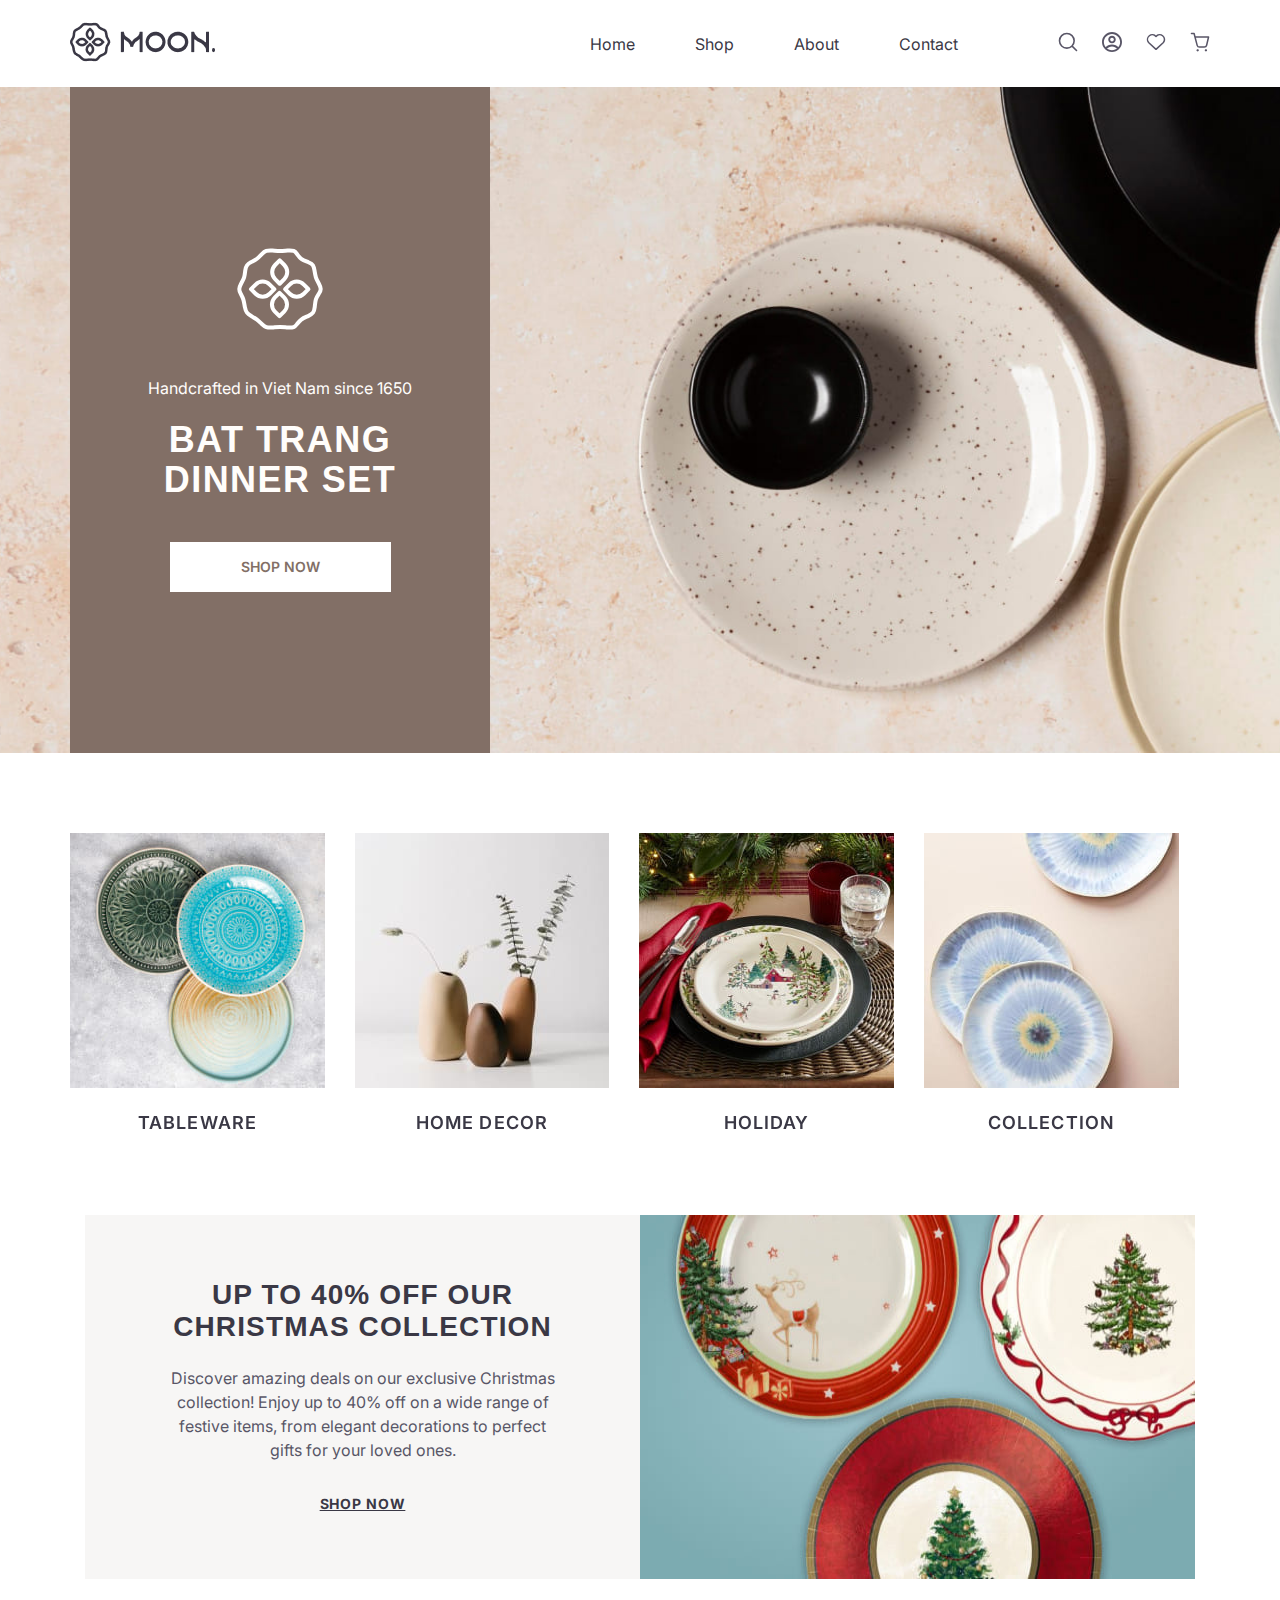
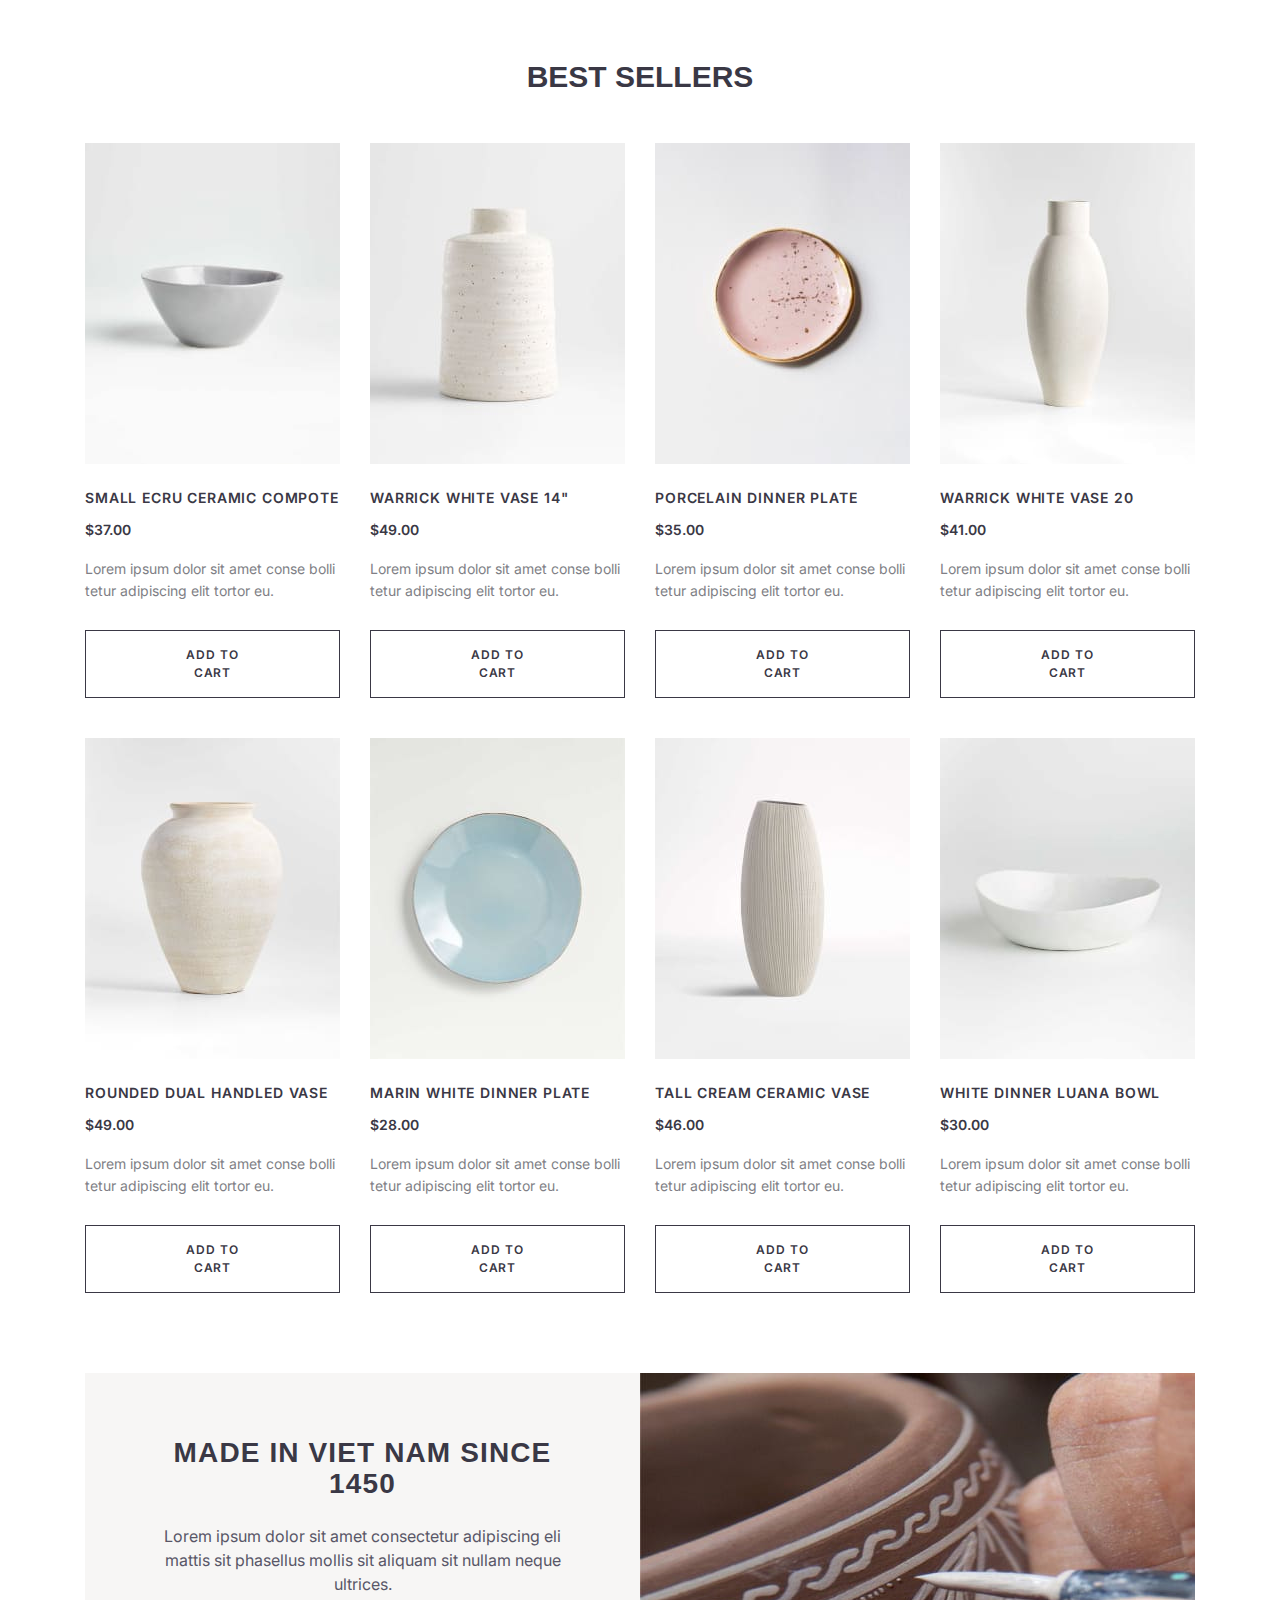
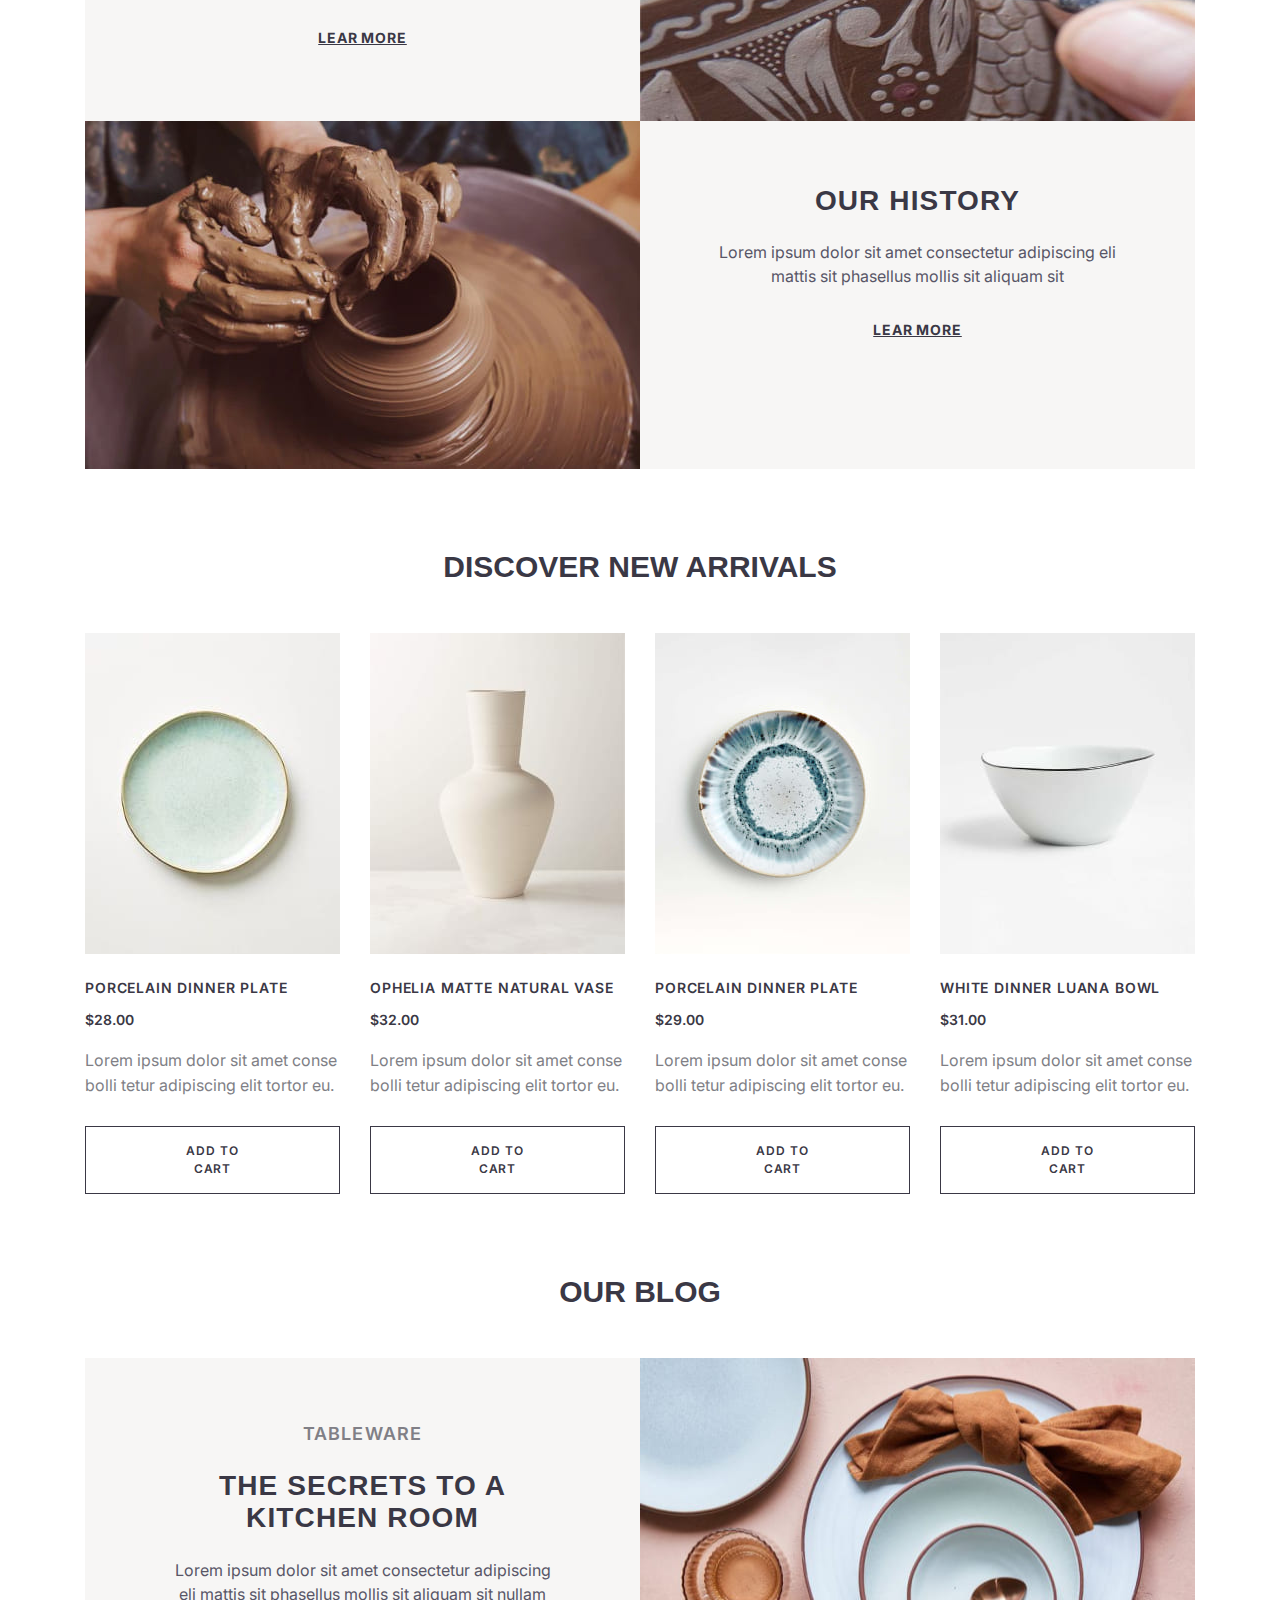
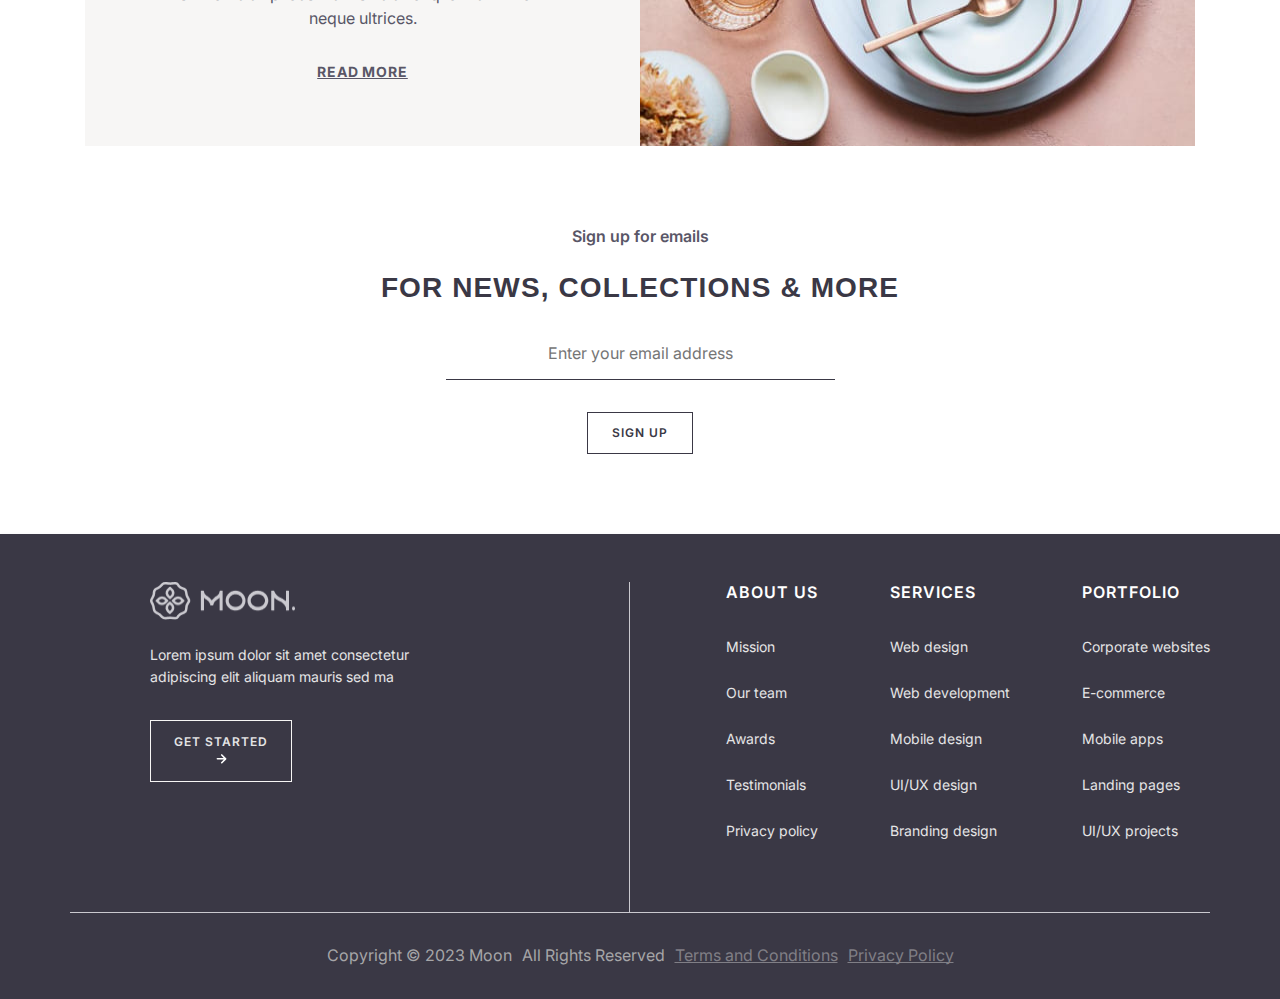
<file: index.html>
<!DOCTYPE html>
<html lang="en">
  <head>
    <meta charset="UTF-8" />
    <meta name="viewport" content="width=device-width, initial-scale=1.0" />
    <title>Moon</title>
    <link rel="preconnect" href="https://fonts.googleapis.com" />
    <link rel="preconnect" href="https://fonts.gstatic.com" crossorigin />
    <link
      href="https://fonts.googleapis.com/css2?family=EB+Garamond:ital,wght@0,400..800;1,400..800&family=Inter:wght@100..900&display=swap"
      rel="stylesheet"
    />
    <link rel="stylesheet" href="css/normalize.css" />
    <link rel="stylesheet" href="slick/slick.css" />
    <link rel="stylesheet" href="css/style.css" />
  </head>
  <body>
    <header class="header">
      <div class="container">
        <div class="header__inner">
          <button class="menu-btn" type="button">
            <span class="btn-line"></span>
            <span class="btn-line"></span>
            <span class="btn-line"></span>
            <span class="btn-line"></span>
          </button>
          <a class="logo" href="index.html">
            <img src="images/logo.png" alt="logo" />
          </a>
          <a class="header__cart" href="#">
            <svg width="30" height="30">
              <use href="/images/sprite.svg#icon-shopping-cart"></use>
            </svg>
          </a>
          <nav class="nav">
            <ul class="header__list">
              <li class="header__item">
                <a class="header__link" href="index.html">Home</a>
              </li>
              <li class="header__item">
                <a class="header__link" href="#">Shop</a>
              </li>
              <li class="header__item">
                <a class="header__link" href="about.html" target="_blank"
                  >About</a
                >
              </li>
              <li class="header__item">
                <a class="header__link" href="#">Contact</a>
              </li>
            </ul>
            <ul class="header__nav-list">
              <li class="header__nav-item">
                <a class="header__nav-link" href="#">
                  <svg class="header__nav-icon" width="20" height="20">
                    <use href="/images/sprite.svg#icon-search"></use>
                  </svg>
                </a>
              </li>
              <li class="header__nav-item">
                <a class="header__nav-link" href="#">
                  <svg class="header__nav-icon" width="20" height="20">
                    <use href="/images/sprite.svg#icon-avatar"></use>
                  </svg>
                </a>
              </li>
              <li class="header__nav-item">
                <a class="header__nav-link" href="#">
                  <svg class="header__nav-icon" width="20" height="20">
                    <use href="/images/sprite.svg#icon-favorite"></use>
                  </svg>
                </a>
              </li>
              <li class="header__nav-item cart">
                <a class="header__nav-link" href="#">
                  <svg class="header__nav-icon" width="20" height="20">
                    <use href="/images/sprite.svg#icon-shopping-cart"></use>
                  </svg>
                </a>
              </li>
            </ul>
          </nav>
        </div>
      </div>
    </header>
    <main>
      <section class="top">
        <div class="container">
          <div class="top__inner">
            <img src="images/top-icon.svg" alt="" />
            <p class="top__text">Handcrafted in Viet Nam since 1650</p>
            <h1 class="top__title title">BAT TRANG DINNER SET</h1>
            <button class="top__btn" type="button">SHOP NOW</button>
          </div>
        </div>
      </section>
      <section class="catalog">
        <div class="container">
          <ul class="catalog__list">
            <li class="catalog__item">
              <img src="images/catalog-1.jpg" alt="picture" />
              <a class="catalog__link" href="#">TableWare </a>
            </li>
            <li class="catalog__item">
              <img src="images/catalog-2.jpg" alt="picture" />
              <a class="catalog__link" href="#">Home decor </a>
            </li>
            <li class="catalog__item">
              <img src="images/catalog-3.jpg" alt="picture" />
              <a class="catalog__link" href="#">Holiday </a>
            </li>
            <li class="catalog__item">
              <img src="images/catalog-4.jpg" alt="picture" />
              <a class="catalog__link" href="#">Collection </a>
            </li>
          </ul>
        </div>
      </section>
      <section class="discount">
        <div class="container">
          <div class="discount__inner">
            <div class="discount__list">
              <h2 class="discount__title title">
                Up to 40% off our Christmas collection
              </h2>
              <p class="discount__text">
                Discover amazing deals on our exclusive Christmas collection!
                Enjoy up to 40% off on a wide range of festive items, from
                elegant decorations to perfect gifts for your loved ones.
              </p>
              <button class="discount__btn" type="button">Shop now</button>
            </div>
            <img
              class="discount__img"
              src="images/discount.jpg"
              alt="picture"
            />
          </div>
        </div>
      </section>
      <section class="best">
        <div class="container">
          <h2 class="best__title title">Best sellers</h2>
          <ul class="best__list">
            <li class="best__item">
              <img src="images/best-1.jpg" alt="picture" />
              <div class="best__item-content">
                <p class="best__name">Small Ecru Ceramic Compote</p>
                <p class="best__price">$37.00</p>
                <p class="best__text">
                  Lorem ipsum dolor sit amet conse bolli tetur adipiscing elit
                  tortor eu.
                </p>
                <button class="best__btn" type="button">Add to cart</button>
              </div>
            </li>
            <li class="best__item">
              <img src="images/best-2.jpg" alt="picture" />
              <p class="best__name">Warrick White Vase 14"</p>
              <p class="best__price">$49.00</p>
              <p class="best__text">
                Lorem ipsum dolor sit amet conse bolli tetur adipiscing elit
                tortor eu.
              </p>
              <button class="best__btn" type="button">Add to cart</button>
            </li>
            <li class="best__item">
              <img src="images/best-3.jpg" alt="picture" />
              <p class="best__name">Porcelain Dinner Plate</p>
              <p class="best__price">$35.00</p>
              <p class="best__text">
                Lorem ipsum dolor sit amet conse bolli tetur adipiscing elit
                tortor eu.
              </p>
              <button class="best__btn" type="button">Add to cart</button>
            </li>
            <li class="best__item">
              <img src="images/best-4.jpg" alt="picture" />
              <p class="best__name">Warrick White Vase 20</p>
              <p class="best__price">$41.00</p>
              <p class="best__text">
                Lorem ipsum dolor sit amet conse bolli tetur adipiscing elit
                tortor eu.
              </p>
              <button class="best__btn" type="button">Add to cart</button>
            </li>
            <li class="best__item">
              <img src="images/best-5.jpg" alt="picture" />
              <p class="best__name">Rounded Dual Handled Vase</p>
              <p class="best__price">$49.00</p>
              <p class="best__text">
                Lorem ipsum dolor sit amet conse bolli tetur adipiscing elit
                tortor eu.
              </p>
              <button class="best__btn" type="button">Add to cart</button>
            </li>
            <li class="best__item">
              <img src="images/best-6.jpg" alt="picture" />
              <p class="best__name">Marin White Dinner Plate</p>
              <p class="best__price">$28.00</p>
              <p class="best__text">
                Lorem ipsum dolor sit amet conse bolli tetur adipiscing elit
                tortor eu.
              </p>
              <button class="best__btn" type="button">Add to cart</button>
            </li>
            <li class="best__item">
              <img src="images/best-7.jpg" alt="picture" />
              <p class="best__name">Tall Cream Ceramic Vase</p>
              <p class="best__price">$46.00</p>
              <p class="best__text">
                Lorem ipsum dolor sit amet conse bolli tetur adipiscing elit
                tortor eu.
              </p>
              <button class="best__btn" type="button">Add to cart</button>
            </li>
            <li class="best__item">
              <img src="images/best-8.jpg" alt="picture" />
              <p class="best__name">White Dinner Luana Bowl</p>
              <p class="best__price">$30.00</p>
              <p class="best__text">
                Lorem ipsum dolor sit amet conse bolli tetur adipiscing elit
                tortor eu.
              </p>
              <button class="best__btn" type="button">Add to cart</button>
            </li>
          </ul>
        </div>
      </section>
      <section class="info">
        <div class="container">
          <div class="info__inner">
            <div class="info__made">
              <h2 class="info__title title">Made in viet Nam since 1450</h2>
              <p class="info__text">
                Lorem ipsum dolor sit amet consectetur adipiscing eli mattis sit
                phasellus mollis sit aliquam sit nullam neque ultrices.
              </p>
              <a class="info__link" href="">Lear more</a>
            </div>
            <img class="info__img" src="images/info-1.jpg" alt="picture" />
          </div>
          <div class="info__list">
            <img class="info__img" src="images/info-2.jpg" alt="picture" />
            <div class="info__history">
              <h2 class="info__title title">Our History</h2>
              <p class="info__text">
                Lorem ipsum dolor sit amet consectetur adipiscing eli mattis sit
                phasellus mollis sit aliquam sit
              </p>
              <a class="info__link" href="">Lear more</a>
            </div>
          </div>
        </div>
      </section>
      <section class="discover">
        <div class="container">
          <h2 class="discover__title title">Discover new arrivals</h2>
          <ul class="discover__list">
            <li class="discover__item">
              <img src="images/discover-1.jpg" alt="picture" />
              <p class="discover__name">Porcelain Dinner Plate</p>
              <p class="discover__price">$28.00</p>
              <p class="discover__text">
                Lorem ipsum dolor sit amet conse bolli tetur adipiscing elit
                tortor eu.
              </p>
              <button class="discover__btn" type="button">Add to cart</button>
            </li>
            <li class="discover__item">
              <img src="images/discover-2.jpg" alt="picture" />
              <p class="discover__name">Ophelia Matte Natural Vase</p>
              <p class="discover__price">$32.00</p>
              <p class="discover__text">
                Lorem ipsum dolor sit amet conse bolli tetur adipiscing elit
                tortor eu.
              </p>
              <button class="discover__btn" type="button">Add to cart</button>
            </li>
            <li class="discover__item">
              <img src="images/discover-3.jpg" alt="picture" />
              <p class="discover__name">Porcelain Dinner Plate</p>
              <p class="discover__price">$29.00</p>
              <p class="discover__text">
                Lorem ipsum dolor sit amet conse bolli tetur adipiscing elit
                tortor eu.
              </p>
              <button class="discover__btn" type="button">Add to cart</button>
            </li>
            <li class="discover__item">
              <img src="images/discover-4.jpg" alt="picture" />
              <p class="discover__name">White Dinner Luana Bowl</p>
              <p class="discover__price">$31.00</p>
              <p class="discover__text">
                Lorem ipsum dolor sit amet conse bolli tetur adipiscing elit
                tortor eu.
              </p>
              <button class="discover__btn" type="button">Add to cart</button>
            </li>
          </ul>
        </div>
      </section>
      <section class="blog">
        <div class="container">
          <h2 class="blog__title title">Our blog</h2>
          <div class="blog__inner">
            <div class="blog__list">
              <p class="blog__list-tab">TableWare</p>
              <h3 class="blog__list-title title">
                The secrets to a kitchen room
              </h3>
              <p class="blog__list-text">
                Lorem ipsum dolor sit amet consectetur adipiscing eli mattis sit
                phasellus mollis sit aliquam sit nullam neque ultrices.
              </p>
              <a class="blog__list-link" href="#">Read more</a>
            </div>
            <img class="blog__img" src="images/blog.jpg" alt="picture" />
          </div>
        </div>
      </section>
      <section class="mail">
        <div class="container">
          <div class="mail__list">
            <p class="mail__text">Sign up for emails</p>
            <h2 class="mail__title title">For news, collections & more</h2>
            <form class="mail__form" action="#">
              <input
                class="mail__email"
                type="email"
                placeholder="Enter your email address"
              />
              <button class="mail__btn" type="submit">Sign up</button>
            </form>
          </div>
        </div>
      </section>
    </main>
    <footer class="footer">
      <div class="container">
        <div class="footer__inner">
          <div class="footer__box">
            <img
              class="footer__box-logo"
              src="images/logo-footer.png"
              alt="logo"
            />
            <p class="footer__box-text">
              Lorem ipsum dolor sit amet consectetur adipiscing elit aliquam
              mauris sed ma
            </p>
            <a class="footer__box-link" href="#"
              >Get started
              <img src="images/arrow-right.svg" alt="icon" />
            </a>
          </div>
          <div class="divider"></div>
          <div class="footer__content">
            <ul class="footer__about-list">
              <li class="footer__about-title">About us</li>
              <li class="footer__about-item">
                <a class="footer__about-link" href="#">Mission</a>
              </li>
              <li class="footer__about-item">
                <a class="footer__about-link" href="#">Our team</a>
              </li>
              <li class="footer__about-item">
                <a class="footer__about-link" href="#">Awards</a>
              </li>
              <li class="footer__about-item">
                <a class="footer__about-link" href="#">Testimonials</a>
              </li>
              <li class="footer__about-item">
                <a class="footer__about-link" href="#">Privacy policy</a>
              </li>
            </ul>
            <ul class="footer__services-list">
              <li class="footer__services-title">Services</li>
              <li class="footer__services-item">
                <a class="footer__services-link" href="#">Web design</a>
              </li>
              <li class="footer__services-item">
                <a class="footer__services-link" href="#">Web development</a>
              </li>
              <li class="footer__services-item">
                <a class="footer__services-link" href="#">Mobile design</a>
              </li>
              <li class="footer__services-item">
                <a class="footer__services-link" href="#">UI/UX design</a>
              </li>
              <li class="footer__services-item">
                <a class="footer__services-link" href="#">Branding design</a>
              </li>
            </ul>
            <ul class="footer__portfolio-list">
              <li class="footer__portfolio-title">Portfolio</li>
              <li class="footer__portfolio-item">
                <a class="footer__portfolio-link" href="#"
                  >Corporate websites</a
                >
              </li>
              <li class="footer__portfolio-item">
                <a class="footer__portfolio-link" href="#">E-commerce</a>
              </li>
              <li class="footer__portfolio-item">
                <a class="footer__portfolio-link" href="#">Mobile apps</a>
              </li>
              <li class="footer__portfolio-item">
                <a class="footer__portfolio-link" href="#">Landing pages</a>
              </li>
              <li class="footer__portfolio-item">
                <a class="footer__portfolio-link" href="#">UI/UX projects</a>
              </li>
            </ul>
          </div>
        </div>
        <div class="footer__end">
          <p class="footer__end-text">Copyright © 2023 Moon</p>
          <p class="footer__end-text">All Rights Reserved</p>
          <a class="footer__end-link" href="#">Terms and Conditions</a>
          <a class="footer__end-link" href="#">Privacy Policy</a>
        </div>
      </div>
    </footer>
   <script src="https://code.jquery.com/jquery-3.7.1.min.js"></script>
    <script src="slick/slick.min.js"></script>
    <script src="js/main.js"></script>
  </body>
</html>
</file>
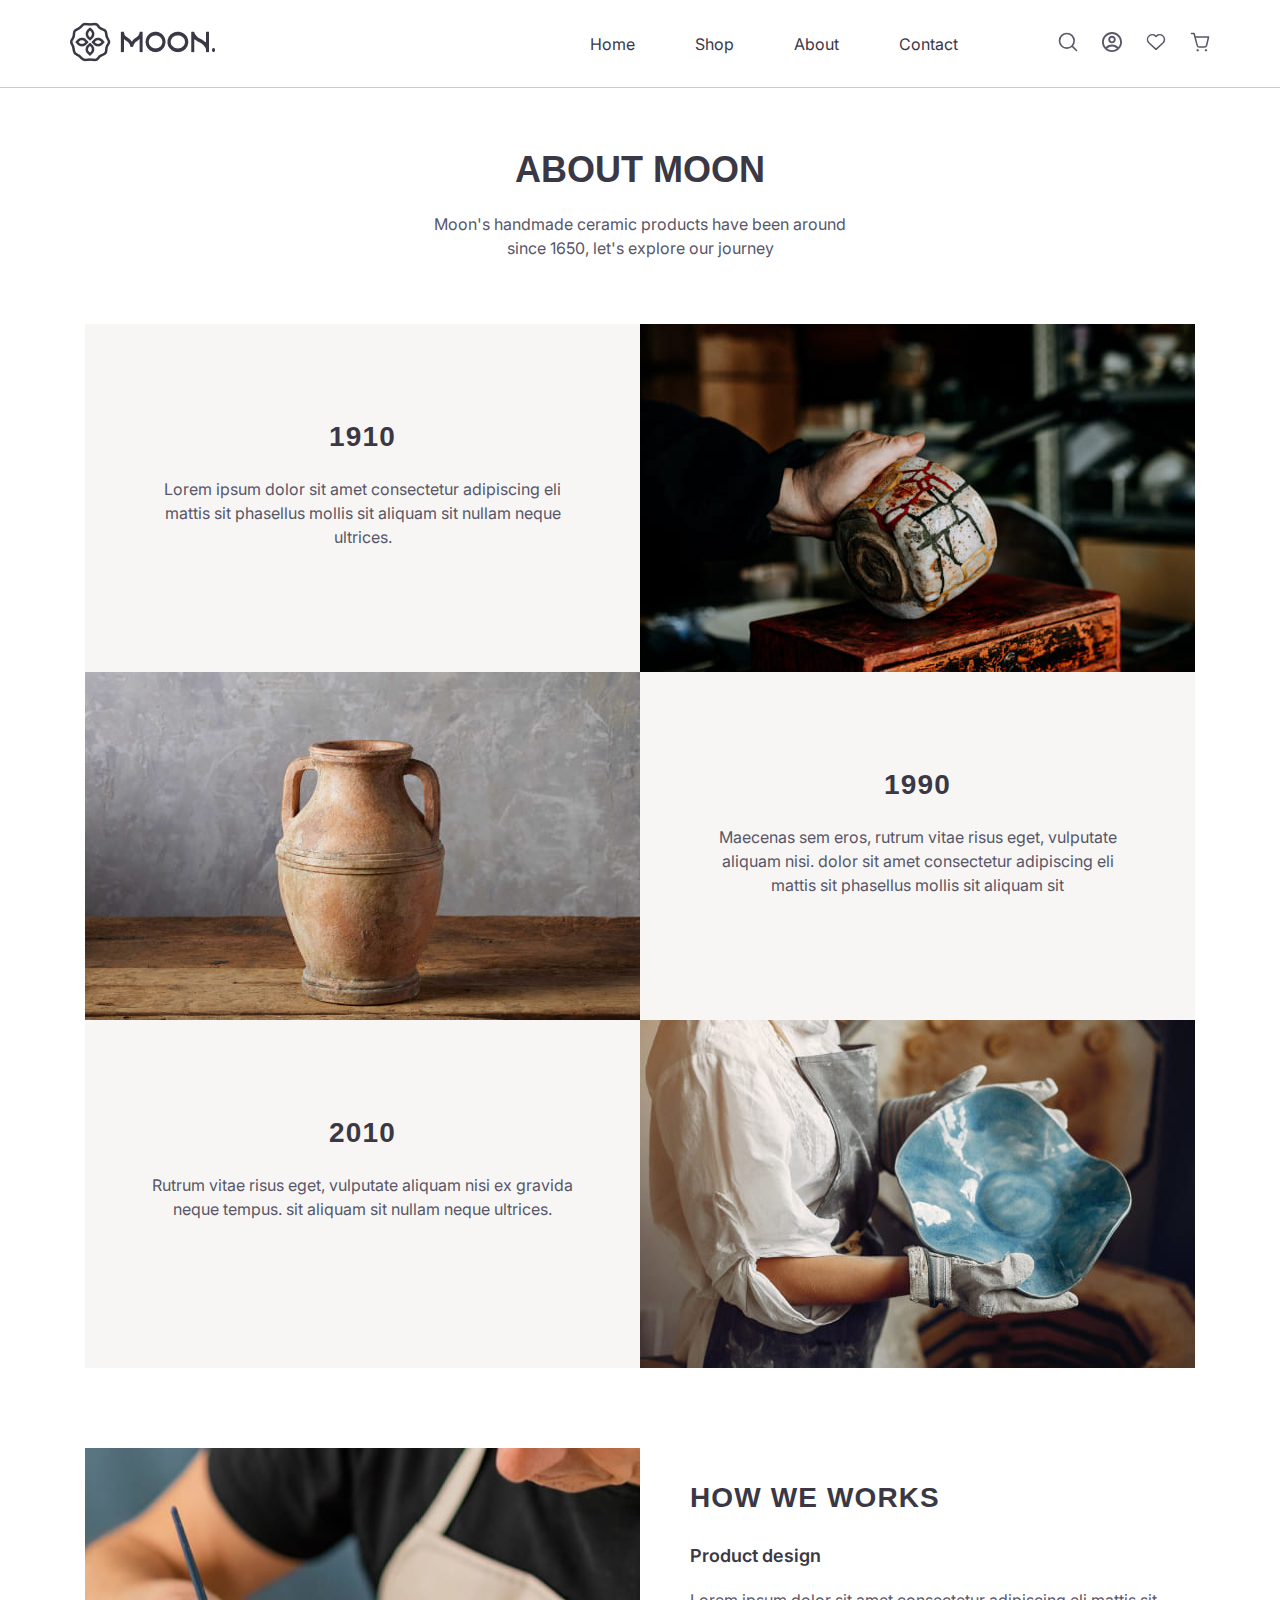
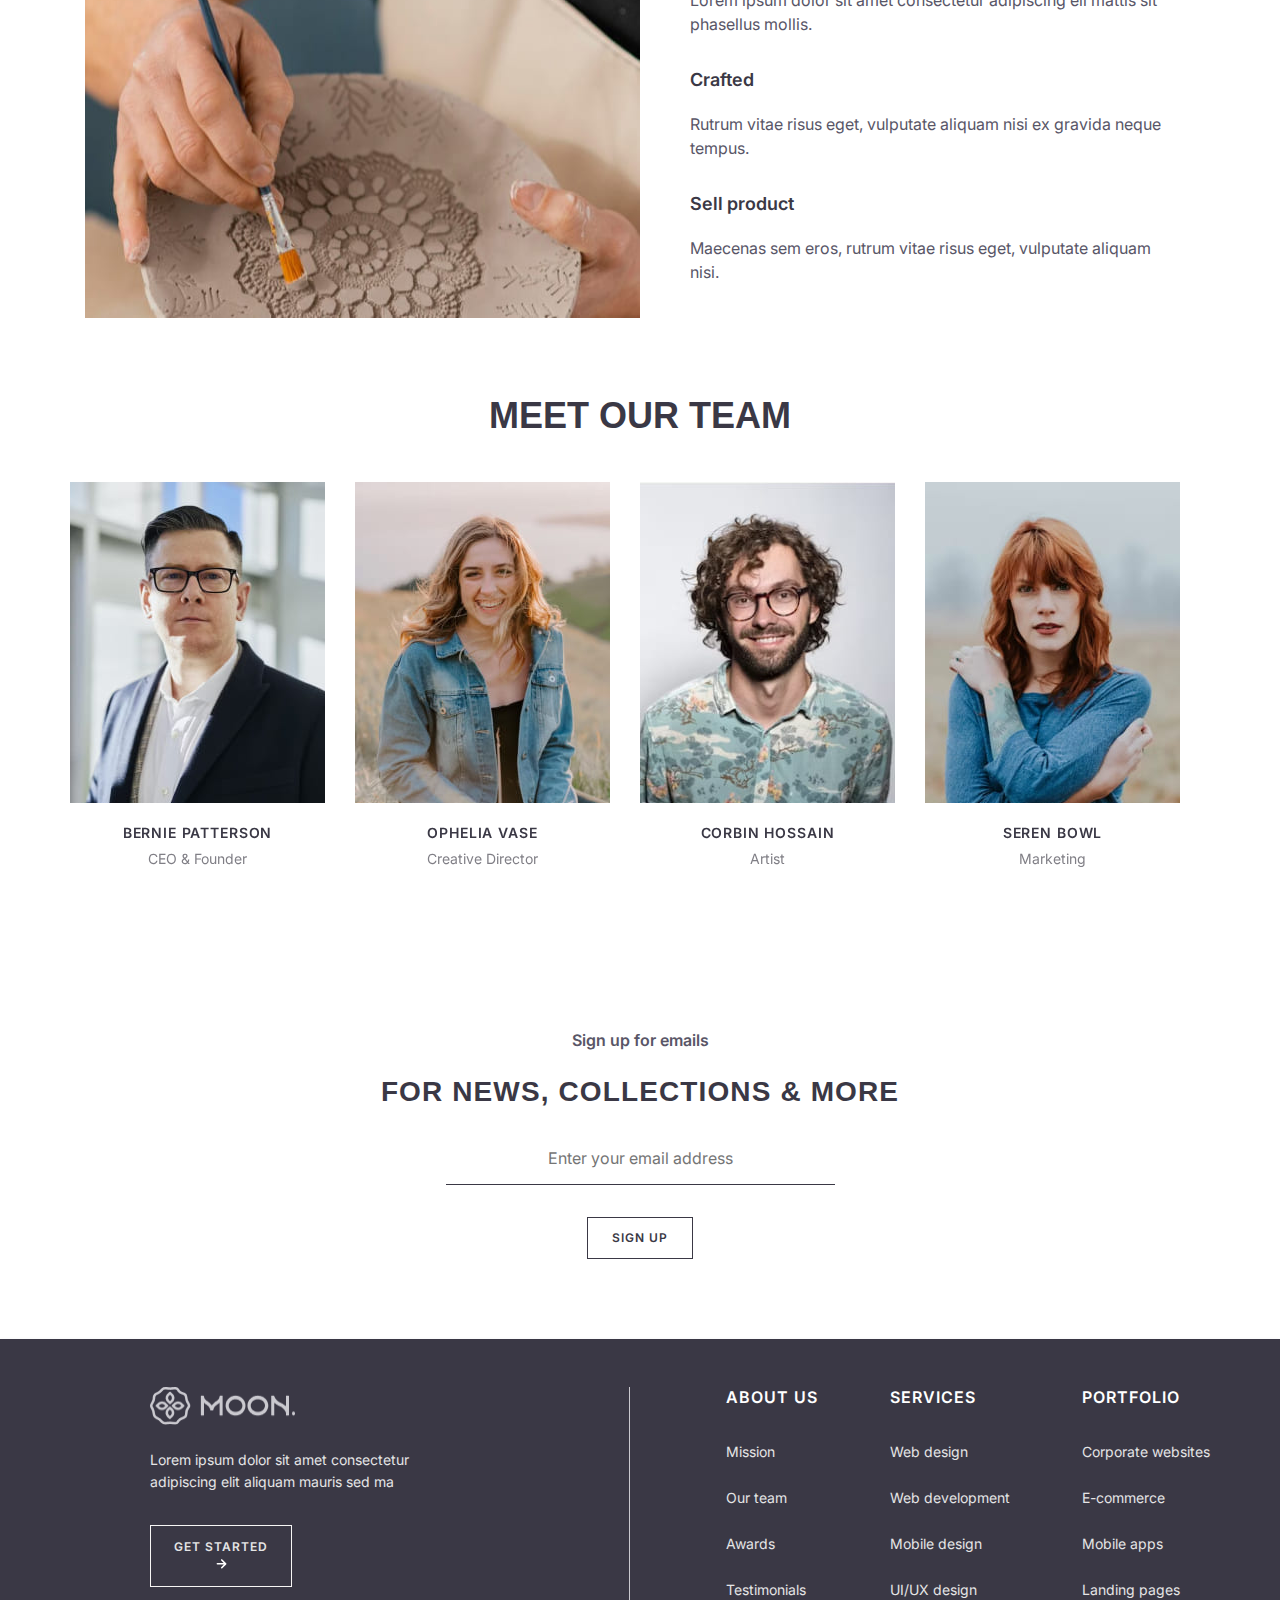
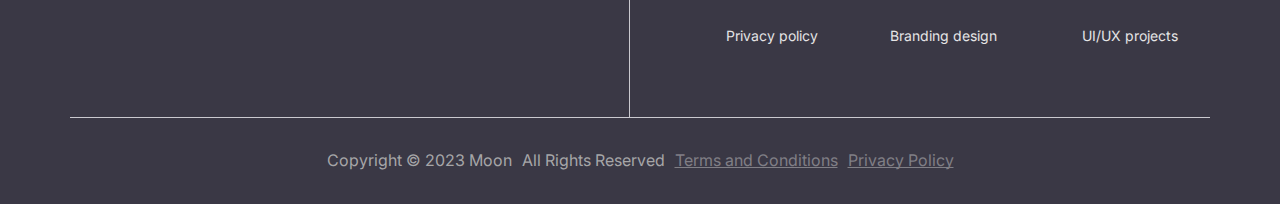
<file: about.html>
<!DOCTYPE html>
<html lang="en">
  <head>
    <meta charset="UTF-8" />
    <meta name="viewport" content="width=device-width, initial-scale=1.0" />
    <title>About</title>
    <link rel="preconnect" href="https://fonts.googleapis.com" />
    <link rel="preconnect" href="https://fonts.gstatic.com" crossorigin />
    <link
      href="https://fonts.googleapis.com/css2?family=EB+Garamond:ital,wght@0,400..800;1,400..800&family=Inter:wght@100..900&display=swap"
      rel="stylesheet"
    />
    <link rel="stylesheet" href="css/normalize.css" />
    <link rel="stylesheet" href="slick/slick.css" />
    <link rel="stylesheet" href="css/style.css" />
  </head>
  <body>
    <header class="header header__about">
      <div class="container">
        <div class="header__inner">
          <button class="menu-btn" type="button">
            <span class="btn-line"></span>
            <span class="btn-line"></span>
            <span class="btn-line"></span>
            <span class="btn-line"></span>
          </button>
          <a class="logo" href="index.html">
            <img src="images/logo.png" alt="logo" />
          </a>
          <a class="header__cart" href="#">
            <svg width="30" height="30">
              <use href="/images/sprite.svg#icon-shopping-cart"></use>
            </svg>
          </a>
          <nav class="nav">
            <ul class="header__list">
              <li class="header__item">
                <a class="header__link" href="index.html">Home</a>
              </li>
              <li class="header__item">
                <a class="header__link" href="#">Shop</a>
              </li>
              <li class="header__item">
                <a class="header__link" href="about.html" target="_blank"
                  >About</a
                >
              </li>
              <li class="header__item">
                <a class="header__link" href="#">Contact</a>
              </li>
            </ul>
            <ul class="header__nav-list">
              <li class="header__nav-item">
                <a class="header__nav-link" href="#">
                  <svg class="header__nav-icon" width="20" height="20">
                    <use href="/images/sprite.svg#icon-search"></use>
                  </svg>
                </a>
              </li>
              <li class="header__nav-item">
                <a class="header__nav-link" href="#">
                  <svg class="header__nav-icon" width="20" height="20">
                    <use href="/images/sprite.svg#icon-avatar"></use>
                  </svg>
                </a>
              </li>
              <li class="header__nav-item">
                <a class="header__nav-link" href="#">
                  <svg class="header__nav-icon" width="20" height="20">
                    <use href="/images/sprite.svg#icon-favorite"></use>
                  </svg>
                </a>
              </li>
              <li class="header__nav-item cart">
                <a class="header__nav-link" href="#">
                  <svg class="header__nav-icon" width="20" height="20">
                    <use href="/images/sprite.svg#icon-shopping-cart"></use>
                  </svg>
                </a>
              </li>
            </ul>
          </nav>
        </div>
      </div>
    </header>
    <main>
      <section class="about__top">
        <div class="container">
          <div class="about__top-inner">
            <h2 class="about__top-title title">About Moon</h2>
            <p class="about__top-text">
              Moon's handmade ceramic products have been around since 1650,
              let's explore our journey
            </p>
          </div>
        </div>
      </section>
      <section class="timeline">
        <div class="container">
          <div class="timeline__content">
            <div class="timeline__box">
              <h2 class="timeline__title title">1910</h2>
              <p class="timeline__text">
                Lorem ipsum dolor sit amet consectetur adipiscing eli mattis sit
                phasellus mollis sit aliquam sit nullam neque ultrices.
              </p>
            </div>
            <img
              class="timeline__img"
              src="images/about/timeline-1.jpg"
              alt="picture"
            />
          </div>
          <div class="timeline__content timeline__content-sec">
            <img
              class="timeline__img"
              src="images/about/timeline-2.jpg"
              alt="picture"
            />
            <div class="timeline__box">
              <h2 class="timeline__title title">1990</h2>
              <p class="timeline__text">
                Maecenas sem eros, rutrum vitae risus eget, vulputate aliquam
                nisi. dolor sit amet consectetur adipiscing eli mattis sit
                phasellus mollis sit aliquam sit
              </p>
            </div>
          </div>
          <div class="timeline__content">
            <div class="timeline__box">
              <h2 class="timeline__title title">2010</h2>
              <p class="timeline__text">
                Rutrum vitae risus eget, vulputate aliquam nisi ex gravida neque
                tempus. sit aliquam sit nullam neque ultrices.
              </p>
            </div>
            <img
              class="timeline__img"
              src="images/about/timeline-3.jpg"
              alt="picture"
            />
          </div>
        </div>
      </section>
      <section class="process">
        <div class="container">
          <div class="process__inner">
            <img
              class="process__img"
              src="images/about/process.jpg"
              alt="picture"
            />
            <div class="process__content">
              <h2 class="process__title title">How we works</h2>
              <h3 class="process__caption">Product design</h3>
              <p class="process__text">
                Lorem ipsum dolor sit amet consectetur adipiscing eli mattis sit
                phasellus mollis.
              </p>
              <h3 class="process__caption">Crafted</h3>
              <p class="process__text">
                Rutrum vitae risus eget, vulputate aliquam nisi ex gravida neque
                tempus.
              </p>
              <h3 class="process__caption">Sell product</h3>
              <p class="process__text">
                Maecenas sem eros, rutrum vitae risus eget, vulputate aliquam
                nisi.
              </p>
            </div>
          </div>
        </div>
      </section>
      <section class="team">
        <div class="container">
          <h2 class="team__title title">Meet Our Team</h2>
          <ul class="team__list">
            <li class="team__item">
              <img src="images/about/team-1.jpg" alt="picture" />
              <h3 class="team__name">Bernie PATTERSON</h3>
              <p class="team__profession">CEO & Founder</p>
            </li>
            <li class="team__item">
              <img src="images/about/team-2.jpg" alt="picture" />
              <h3 class="team__name">Ophelia Vase</h3>
              <p class="team__profession">Creative Director</p>
            </li>
            <li class="team__item">
              <img src="images/about/team-3.jpg" alt="picture" />
              <h3 class="team__name">CorbiN HOSSAIN</h3>
              <p class="team__profession">Artist</p>
            </li>
            <li class="team__item">
              <img src="images/about/team-4.jpg" alt="picture" />
              <h3 class="team__name">Seren Bowl</h3>
              <p class="team__profession">Marketing</p>
            </li>
          </ul>
        </div>
      </section>
      <section class="mail">
        <div class="container">
          <div class="mail__list">
            <p class="mail__text">Sign up for emails</p>
            <h2 class="mail__title title">For news, collections & more</h2>
            <form class="mail__form" action="#">
              <input
                class="mail__email"
                type="email"
                placeholder="Enter your email address"
              />
              <button class="mail__btn" type="submit">Sign up</button>
            </form>
          </div>
        </div>
      </section>
    </main>
    <footer class="footer">
      <div class="container">
        <div class="footer__inner">
          <div class="footer__box">
            <img
              class="footer__box-logo"
              src="images/logo-footer.png"
              alt="logo"
            />
            <p class="footer__box-text">
              Lorem ipsum dolor sit amet consectetur adipiscing elit aliquam
              mauris sed ma
            </p>
            <a class="footer__box-link" href="#"
              >Get started
              <img src="images/arrow-right.svg" alt="icon" />
            </a>
          </div>
          <div class="divider"></div>
          <div class="footer__content">
            <ul class="footer__about-list">
              <li class="footer__about-title">About us</li>
              <li class="footer__about-item">
                <a class="footer__about-link" href="#">Mission</a>
              </li>
              <li class="footer__about-item">
                <a class="footer__about-link" href="#">Our team</a>
              </li>
              <li class="footer__about-item">
                <a class="footer__about-link" href="#">Awards</a>
              </li>
              <li class="footer__about-item">
                <a class="footer__about-link" href="#">Testimonials</a>
              </li>
              <li class="footer__about-item">
                <a class="footer__about-link" href="#">Privacy policy</a>
              </li>
            </ul>
            <ul class="footer__services-list">
              <li class="footer__services-title">Services</li>
              <li class="footer__services-item">
                <a class="footer__services-link" href="#">Web design</a>
              </li>
              <li class="footer__services-item">
                <a class="footer__services-link" href="#">Web development</a>
              </li>
              <li class="footer__services-item">
                <a class="footer__services-link" href="#">Mobile design</a>
              </li>
              <li class="footer__services-item">
                <a class="footer__services-link" href="#">UI/UX design</a>
              </li>
              <li class="footer__services-item">
                <a class="footer__services-link" href="#">Branding design</a>
              </li>
            </ul>
            <ul class="footer__portfolio-list">
              <li class="footer__portfolio-title">Portfolio</li>
              <li class="footer__portfolio-item">
                <a class="footer__portfolio-link" href="#"
                  >Corporate websites</a
                >
              </li>
              <li class="footer__portfolio-item">
                <a class="footer__portfolio-link" href="#">E-commerce</a>
              </li>
              <li class="footer__portfolio-item">
                <a class="footer__portfolio-link" href="#">Mobile apps</a>
              </li>
              <li class="footer__portfolio-item">
                <a class="footer__portfolio-link" href="#">Landing pages</a>
              </li>
              <li class="footer__portfolio-item">
                <a class="footer__portfolio-link" href="#">UI/UX projects</a>
              </li>
            </ul>
          </div>
        </div>
        <div class="footer__end">
          <p class="footer__end-text">Copyright © 2023 Moon</p>
          <p class="footer__end-text">All Rights Reserved</p>
          <a class="footer__end-link" href="#">Terms and Conditions</a>
          <a class="footer__end-link" href="#">Privacy Policy</a>
        </div>
      </div>
    </footer>
    <script src="https://ajax.googleapis.com/ajax/libs/jquery/3.4.1/jquery.min.js"></script>
    <script src="slick/slick.min.js"></script>
    <script src="js/main.js"></script>
  </body>
</html>
</file>
<file: css/style.css>
:root {
  --color-white: #fff;
  --color-offwhite: #fffdfb;
  --color-gray-dark: #3a3845;
  --color-gray-medium: #807f86;
  --color-gray-light: #a6a6a8;
  --color-gray-lighter: #e5e5e5;
  --color-gray-lightest: #f7f6f5;
  --color-brown: #826f66;
  --color-purple: #595667;
  --color-blue: #cac9cf;
}

html {
  box-sizing: border-box;
}

*,
*::before,
*::after {
  box-sizing: inherit;
}

h1,
h2,
h3,
h4,
h5,
h6 {
  margin: 0;
}

ul,
li {
  margin: 0;
  padding: 0;
  list-style: none;
}

p {
  margin: 0;
}

a {
  color: inherit;
  text-decoration: none;
}

button {
  padding: 0;
  border: none;
  cursor: pointer;
  background-color: var(--color-white);
}

body {
  font-family: "Inter", sans-serif;
  font-weight: 400;
  font-size: 16px;
  color: var(--color-gray-dark);
  background-color: var(--color-white);
}

.container {
  max-width: 1140px;
  margin: 0 auto;
}

.title {
  font-family: "Garamond", sans-serif;
  font-weight: 700;
  text-transform: uppercase;
}

.header {
  padding: 22px 15px;
}

.header__inner {
  display: flex;
  justify-content: space-between;
  align-items: center;
}
.header__cart {
  display: none;
}

.nav {
  display: flex;
  justify-content: space-between;
  align-items: center;
  gap: 100px;
}

.header__list {
  display: flex;
  gap: 20px 60px;
}

.header__link {
  position: relative;
}

.header__link::after {
  content: "";
  position: absolute;
  background-color: var(--color-brown);
  height: 3px;
  width: 0;
  left: 0;
  bottom: -10px;
  transition: 0.3s;
}

.header__link:hover {
  color: var(--color-brown);
}

.header__link:hover::after {
  width: 100%;
}

.header__nav-list {
  display: flex;
  align-items: center;
  gap: 10px 24px;
}

.top {
  background: url(../images/top-bg.jpg) center no-repeat;
  background-size: cover;
}

.top__inner {
  max-width: 420px;
  background: var(--color-brown);
  padding: 161px 0;
  text-align: center;
}

.top__text {
  line-height: 150%;
  color: var(--color-offwhite);
  margin: 42px 0 20px;
}

.top__title {
  max-width: 273px;
  font-size: 36px;
  line-height: 111%;
  letter-spacing: 0.04em;
  text-align: center;
  color: var(--color-offwhite);
  margin: 0 auto 42px;
}

.top__btn {
  font-family: "Inter", sans-serif;
  font-weight: 600;
  font-size: 14px;
  line-height: 143%;
  text-align: center;
  color: var(--color-brown);
  padding: 15px 71px;
  transition: 0.7s ease;
}

.top__btn:hover {
  background: blanchedalmond;
}

.catalog {
  padding: 80px 15px;
}

.catalog__list {
  display: flex;
  justify-content: center;
}

.catalog__item {
  margin-right: 30px;
  position: relative;
}

.catalog__item:last-child {
  margin-right: 0;
}

.catalog__item img {
  display: block;
  max-width: 100%;
  height: auto;
}

.catalog__link {
  display: block;
  font-weight: 600;
  font-size: 18px;
  line-height: 133%;
  letter-spacing: 0.06em;
  text-transform: uppercase;
  text-align: center;
  margin-top: 23px;
  position: relative;
}

.catalog__link::before {
  content: "";
  position: absolute;
  height: 2px;
  width: 0%;
  left: 0px;
  bottom: 0;
  background-color: var(--color-brown);
  transition: 0.3s;
}

.catalog__link:hover {
  color: var(--color-brown);
}

.catalog__link:hover::before {
  width: 100%;
}

.discount {
  padding: 0 15px;
}

.discount__inner {
  display: flex;
  flex-wrap: wrap;
  justify-content: center;
}

.discount__list {
  background: var(--color-gray-lightest);
  padding: 64px 78px;
  text-align: center;
  max-width: 555px;
}

.discount__title {
  font-size: 28px;
  line-height: 114%;
  letter-spacing: 0.04em;
  text-align: center;
  margin-bottom: 24px;
}

.discount__text {
  font-weight: 400;
  font-size: 16px;
  line-height: 150%;
  text-align: center;
  color: var(--color-purple);
  margin-bottom: 32px;
}

.discount__btn {
  font-family: "Inter", sans-serif;
  font-weight: 700;
  font-size: 14px;
  line-height: 143%;
  letter-spacing: 0.06em;
  text-transform: uppercase;
  text-decoration: underline;
  text-decoration-skip-ink: none;
  text-align: center;
  color: var(--color-gray-dark);
  background-color: transparent;
  transition-duration: 0.5s;
}

.discount__btn:hover {
  transform: scale(1.1);
  transition: 0.3s ease;
}

.discount__img {
  display: block;
  max-width: 100%;
  height: auto;
}

.best {
  padding: 80px 15px;
}

.best__title {
  font-size: 30px;
  line-height: 120%;
  text-align: center;
  margin-bottom: 48px;
}

.best__list {
  display: flex;
  flex-wrap: wrap;
  justify-content: center;
  gap: 40px 30px;
}

.best__item {
  flex-basis: 255px;
}

.best__item img {
  display: block;
  max-width: 100%;
  height: auto;
}

.best__item-content {
  display: flex;
  flex-direction: column;
}

.best__name {
  font-weight: 600;
  font-size: 14px;
  line-height: 143%;
  letter-spacing: 0.06em;
  text-transform: uppercase;
  text-align: left;
  margin: 24px 0 12px;
}

.best__price {
  font-weight: 600;
  font-size: 14px;
  line-height: 143%;
  color: var(--color-gray-dark);
  margin-bottom: 18px;
}

.best__text {
  font-size: 14px;
  line-height: 157%;
  color: var(--color-gray-medium);
  margin-bottom: 28px;
}

.best__btn {
  font-family: "Inter", sans-serif;
  border: 1px solid #3a3845;
  font-weight: 600;
  font-size: 12px;
  line-height: 150%;
  letter-spacing: 0.08em;
  text-transform: uppercase;
  text-align: center;
  color: var(--color-gray-dark);
  padding: 15px 80px;
  transition: 0.7s ease;
}

.best__btn:hover {
  background-color: var(--color-gray-light);
}

.info {
  padding: 0 15px;
}

.info__inner {
  display: flex;
  flex-wrap: wrap;
  justify-content: center;
}

.info__made {
  display: flex;
  flex-direction: column;
  background: var(--color-gray-lightest);
  padding: 64px 60px;
  max-width: 555px;
}

.info__list {
  display: flex;
  flex-wrap: wrap;
  justify-content: center;
}

.info__history {
  display: flex;
  flex-direction: column;
  background: var(--color-gray-lightest);
  padding: 64px 60px;
  max-width: 555px;
}

.info__title {
  font-weight: 700;
  font-size: 28px;
  line-height: 114%;
  letter-spacing: 0.04em;
  text-transform: uppercase;
  text-align: center;
  margin-bottom: 24px;
}

.info__text {
  font-weight: 400;
  font-size: 16px;
  line-height: 150%;
  text-align: center;
  color: var(--color-purple);
  margin-bottom: 32px;
}

.info__link {
  font-weight: 700;
  font-size: 14px;
  line-height: 143%;
  letter-spacing: 0.06em;
  text-transform: uppercase;
  text-decoration: underline;
  text-decoration-skip-ink: none;
  text-align: center;
  color: var(--color-gray-dark);
  transition-duration: 0.5s;
}

.info__link:hover {
  transform: scale(1.1);
  transition: 0.3s ease;
}

.info__img {
  display: block;
  max-width: 100%;
  height: auto;
}

.discover {
  padding: 80px 15px;
}

.discover__title {
  font-size: 30px;
  line-height: 120%;
  text-transform: uppercase;
  text-align: center;
  margin-bottom: 48px;
}

.discover__list {
  display: flex;
  flex-wrap: wrap;
  justify-content: center;
  gap: 40px 30px;
}

.discover__item {
  flex-basis: 255px;
}

.discover__item img {
  display: block;
  max-width: 100%;
  height: auto;
}

.discover__name {
  font-weight: 600;
  font-size: 14px;
  line-height: 143%;
  letter-spacing: 0.06em;
  text-transform: uppercase;
  margin: 24px 0 12px;
}

.discover__price {
  font-weight: 600;
  font-size: 14px;
  line-height: 143%;
  margin-bottom: 18px;
}

.discover__text {
  line-height: 157%;
  color: var(--color-gray-medium);
  margin-bottom: 28px;
}

.discover__btn {
  font-family: "Inter", sans-serif;
  border: 1px solid #3a3845;
  font-weight: 600;
  font-size: 12px;
  line-height: 150%;
  letter-spacing: 0.08em;
  text-transform: uppercase;
  text-align: center;
  color: var(--color-gray-dark);
  padding: 15px 80px;
  transition: 0.7s ease;
}

.discover__btn:hover {
  background-color: var(--color-gray-light);
}

.blog {
  padding: 0 15px;
}

.blog__title {
  font-size: 30px;
  line-height: 120%;
  text-transform: uppercase;
  text-align: center;
  margin-bottom: 48px;
}

.blog__inner {
  display: flex;
  flex-wrap: wrap;
  justify-content: center;
}

.blog__list {
  background-color: var(--color-gray-lightest);
  padding: 64px 83px;
  text-align: center;
  max-width: 555px;
}

.blog__list-tab {
  font-weight: 600;
  font-size: 18px;
  line-height: 133%;
  letter-spacing: 0.06em;
  text-transform: uppercase;
  text-align: center;
  color: var(--color-gray-medium);
  margin-bottom: 24px;
}

.blog__list-title {
  font-size: 28px;
  line-height: 114%;
  letter-spacing: 0.04em;
  text-transform: uppercase;
  text-align: center;
  margin-bottom: 24px;
}

.blog__list-text {
  line-height: 150%;
  text-align: center;
  color: var(--color-purple);
  margin-bottom: 32px;
}

.blog__list-link {
  display: block;
  border-radius: 6px;
  font-weight: 700;
  font-size: 14px;
  line-height: 143%;
  letter-spacing: 0.06em;
  text-transform: uppercase;
  text-decoration: underline;
  text-decoration-skip-ink: none;
  text-align: center;
  color: var(--color-purple);
  transition-duration: 0.5s;
}

.blog__list-link:hover {
  transform: scale(1.1);
  transition: 0.3s ease;
}

.blog__img {
  display: block;
  max-width: 100%;
  height: auto;
}

.mail {
  padding: 80px 15px;
}

.mail__list {
  display: flex;
  flex-direction: column;
}

.mail__text {
  font-weight: 600;
  line-height: 137%;
  text-align: center;
  color: var(--color-purple);
  margin-bottom: 24px;
}

.mail__title {
  font-size: 28px;
  line-height: 114%;
  letter-spacing: 0.04em;
  text-transform: uppercase;
  text-align: center;
  margin-bottom: 24px;
}

.mail__form {
  max-width: 389px;
  width: 100%;
  display: flex;
  flex-wrap: wrap;
  flex-direction: column;

  margin: 0 auto;
}

.mail__email {
  font-family: "Inter", sans-serif;
  font-weight: 600;
  font-size: 14px;
  border: none;
  border-bottom: 1px solid #3a3845;
  background-color: transparent;
  padding: 14px 70px;
  max-width: 389px;
  width: 100%;
  margin-bottom: 32px;
  font-weight: 400;
  font-size: 16px;
  line-height: 150%;
  text-align: center;
  color: var(--color-purple);
}

.mail__btn {
  border: 1px solid #3a3845;
  padding: 11px 24px;
  font-family: "Inter", sans-serif;
  font-weight: 600;
  font-size: 12px;
  line-height: 150%;
  letter-spacing: 0.08em;
  text-transform: uppercase;
  text-align: center;
  color: var(--color-gray-dark);
  margin: 0 auto;
  transition: 0.7s ease;
}

.mail__btn:hover {
  background-color: var(--color-gray-light);
}

.footer {
  box-shadow: 0 1px 4px 0 rgba(25, 33, 61, 0.08);
  background-color: var(--color-gray-dark);
  padding: 48px 32px 0;
  position: relative;
}

.footer__inner {
  display: flex;
  justify-content: space-between;
}

.footer__box {
  display: flex;
  flex-wrap: wrap;
  flex-direction: column;
  padding: 0 80px 102px;
}

.divider {
  width: 1px;
  background-color: var(--color-blue);
}

.footer__box-logo {
  display: block;
  width: 145px;
  height: 38px;
}

.footer__box-text {
  font-weight: 400;
  font-size: 14px;
  line-height: 157%;
  color: var(--color-gray-lighter);
  margin: 24px 0 32px;
  max-width: 303px;
}

.footer__box-link {
  border: 1px solid #f7f6f5;
  font-family: "Inter", sans-serif;
  padding: 12px 16px;
  font-weight: 600;
  font-size: 12px;
  line-height: 150%;
  letter-spacing: 0.08em;
  text-transform: uppercase;
  text-align: center;
  color: var(--color-gray-lighter);
  max-width: 142px;
  transition: 0.7s ease;
}

.footer__box-link:hover {
  background-color: var(--color-gray-light);
}

.footer__content {
  display: flex;
  flex-wrap: wrap;
  gap: 0 72px;
  margin-bottom: 46px;
}

.footer__about-title,
.footer__services-title,
.footer__portfolio-title {
  font-weight: 600;
  line-height: 137%;
  letter-spacing: 0.06em;
  text-transform: uppercase;
  color: var(--color-white);
  margin-bottom: 32px;
}

.footer__about-item,
.footer__services-item,
.footer__portfolio-item {
  font-weight: 400;
  font-size: 14px;
  line-height: 157%;
  text-align: center;
  color: var(--color-gray-lighter);
  margin-bottom: 24px;
  text-align: left;
  transition-duration: 0.5s;
}

.footer__about-item:hover,
.footer__services-item:hover,
.footer__portfolio-item:hover {
  transform: scale(1.1);
  transition: 0.3s ease;
}

.footer__end {
  padding: 32px 0;
  border-top: 1px solid #cac9cf;
  display: flex;
  justify-content: center;
  flex-wrap: wrap;
  gap: 0 10px;
}

.footer__end-text {
  line-height: 137%;
  text-align: center;
  color: var(--color-gray-light);
}

.footer__end-link {
  line-height: 137%;
  text-align: center;
  text-decoration: underline;
  text-decoration-skip-ink: none;
  color: var(--color-gray-medium);
  transition: 0.7s ease;
}

.footer__end-link:hover {
  color: var(--color-white);
}

.menu-btn {
  display: none;
}

/*------ABOUT------*/

.header__about {
  border-bottom: 1px solid #cac9cf;
}
.about__top {
  padding: 64px 15px;
}
.about__top-inner {
  display: flex;
  flex-direction: column;
  justify-content: center;
  align-items: center;
}
.about__top-title {
  font-weight: 700;
  font-size: 36px;
  line-height: 100%;
  text-transform: uppercase;
  color: var(--color-gray-dark);
  margin-bottom: 24px;
}

.about__top-text {
  max-width: 436px;
  line-height: 150%;
  text-align: center;
  color: var(--color-purple);
}

.timeline {
  padding: 0 15px;
}

.timeline__content {
  display: flex;
  flex-wrap: wrap;
  justify-content: center;
}

.timeline__box {
  max-width: 555px;
  display: flex;
  flex-direction: column;
  background-color: var(--color-gray-lightest);
  padding: 97px 60px;
}

.timeline__title {
  font-weight: 700;
  font-size: 28px;
  line-height: 114%;
  letter-spacing: 0.04em;
  text-transform: uppercase;
  text-align: center;
  color: var(--color-gray-dark);
}

.timeline__text {
  font-size: 16px;
  line-height: 150%;
  text-align: center;
  color: var(--color-purple);
  margin-top: 24px;
}

.timeline__img {
  display: block;
  max-width: 100%;
  height: auto;
}
.process {
  padding: 80px 16px 0;
}

.process__inner {
  display: flex;
  flex-wrap: wrap;
  justify-content: center;
}

.process__img {
  display: block;
  max-width: 100%;
  height: auto;
}

.process__content {
  max-width: 555px;
  padding: 34px 34px 34px 50px;
  text-align: left;
}

.process__title {
  font-size: 28px;
  line-height: 114%;
  letter-spacing: 0.04em;
  color: var(--color-gray-dark);
  margin-bottom: 30px;
}

.process__caption {
  font-weight: 600;
  font-size: 18px;
  line-height: 133%;
  color: var(--color-gray-dark);
  margin-bottom: 20px;
}

.process__text {
  line-height: 150%;
  color: var(--color-purple);
  margin-bottom: 32px;
}

.process__text:last-child {
  margin-bottom: 0;
}

.team {
  padding: 80px 15px;
}

.team__title {
  font-size: 36px;
  line-height: 100%;
  text-transform: uppercase;
  text-align: center;
  color: var(--color-gray-dark);
  margin-bottom: 48px;
}

.team__list {
  display: flex;
  justify-content: center;
}

.team__item {
  max-width: 255px;
  margin-right: 30px;
}

.team__item:last-child {
  margin-right: 0;
}

.team__item img {
  display: block;
  max-width: 100%;
  height: auto;
}

.team__name {
  font-weight: 600;
  font-size: 14px;
  line-height: 143%;
  letter-spacing: 0.06em;
  text-transform: uppercase;
  text-align: center;
  color: var(--color-gray-dark);
  margin-top: 20px;
}

.team__profession {
  font-size: 14px;
  line-height: 157%;
  text-align: center;
  color: var(--color-gray-medium);
  margin-top: 5px;
}

@media (max-width: 1140px) {
  .info__list {
    flex-direction: column-reverse;
    align-items: center;
  }
  .blog__inner {
    flex-direction: column-reverse;
    align-items: center;
  }
  .footer__inner {
    flex-direction: column;
  }
  .footer__box {
    align-content: center;
  }
  .divider {
    display: none;
  }
  .footer__content {
    justify-content: center;
    border-top: 1px solid #cac9cf;
    padding: 30px 0 6px;
    margin-bottom: 0;
  }
  .timeline__content-sec {
    flex-direction: column-reverse;
    align-items: center;
  }
}

@media (max-width: 940px) {
  .header {
    padding-left: 30px;
    padding-right: 30px;
  }
  .logo {
    margin: 0 auto;
    position: relative;
    z-index: 50;
  }
  .header__cart {
    display: inline-block;
    position: relative;
    z-index: 50;
  }
  .cart {
    display: none;
  }
  .menu-btn {
    display: inline-block;
    width: 30px;
    height: 30px;
    background-color: transparent;
    border: none;
    cursor: pointer;
    position: relative;
    z-index: 50;
  }
  .btn-line {
    position: absolute;
    left: 0;
    width: 100%;
    background-color: var(--color-purple);
    height: 2px;
    transition: 0.3s ease;
  }
  .btn-line:nth-child(1) {
    top: 5px;
  }
  .btn-line:nth-child(2) {
    top: 15px;
  }
  .btn-line:nth-child(3) {
    top: 15px;
  }
  .btn-line:nth-child(4) {
    top: 26px;
  }
  .menu-open .btn-line:nth-child(1) {
    transform: scaleX(0);
  }
  .menu-open .btn-line:nth-child(2) {
    transform: rotate(45deg);
  }
  .menu-open .btn-line:nth-child(3) {
    transform: rotate(-45deg);
  }
  .menu-open .btn-line:nth-child(4) {
    transform: scaleX(0);
  }
  .nav {
    position: absolute;
    left: 0;
    right: 0;
    top: 0;
    bottom: 0;
    background-color: var(--color-white);
    display: flex;
    justify-content: center;
    align-items: center;
    flex-direction: column;
    transform: translateY(-100%);
    transition: 0.3s ease;
    z-index: 1;
  }
  .menu-open .nav {
    transform: translateY(0%);
  }
  .header__list {
    display: flex;
    justify-content: center;
    align-items: center;
    flex-direction: column;
    gap: 50px;
  }
  .header__item {
    font-size: 40px;
  }
  .header__nav-list {
    justify-content: center;
    align-items: center;
  }
}

@media (max-width: 640px) {
  .top__inner {
    position: relative;
    max-width: 100%;
    transform: translateY(100%);
    z-index: 0;
    margin-bottom: 666px;
  }
  .best {
    padding: 40px 0;
  }
  .best__list {
    gap: 48px 10px;
  }
  .best__item {
    flex-basis: 190px;
  }
  .best__btn {
    padding: 15px 47px;
  }
  .discover {
    padding: 40px 0;
  }
  .discover__list {
    gap: 48px 10px;
  }
  .discover__item {
    flex-basis: 190px;
  }
  .discover__btn {
    padding: 15px 47px;
  }
  .mail {
    padding: 40px 0;
  }
  .footer {
    padding: 32px 20px 0;
  }
  .footer__box {
    align-content: start;
    padding: 0 86px 30px 0;
  }
  .footer__content {
    justify-content: flex-start;
    padding-bottom: 30px;
  }
  .footer__about-item:last-child,
  .footer__services-item:last-child {
    margin-bottom: 48px;
  }
  .footer__portfolio-item:last-child {
    margin-bottom: 0;
  }
}

@media (max-width: 430px) {
  .top__inner {
    padding: 47px 70px;
    width: 430px;
    margin-bottom: 430px;
  }
  .top__text {
    margin-top: 25px;
  }
  .top__title {
    font-size: 31px;
    margin-bottom: 30px;
  }
  .top__btn {
    font-size: 12px;
    padding: 15px 50px;
  }
  .catalog {
    padding: 30px 0 30px 10px;
  }
  .discount {
    padding: 0;
  }
  .discount__list {
    padding: 50px 16px;
  }
  .info {
    padding: 0;
  }
  .info__made {
    padding: 40px 16px;
  }
  .info__history {
    padding: 40px 16px;
  }

  .blog {
    padding: 30px 0 0;
  }
  .blog__list {
    padding: 40px 16px;
  }
  .mail {
    padding: 40px 15px;
  }
  .timeline {
    padding: 0;
  }
  .timeline__content {
    flex-direction: column-reverse;
  }
  .timeline__content-sec {
    flex-direction: column;
  }
  .timeline__box {
    padding: 72px 48px;
  }
  .process {
    padding: 48px 0 0;
  }
  .process__content {
    padding: 36px 12px 36px 20px;
  }
  .process__title {
    margin-bottom: 24px;
  }
  .process__caption {
    margin-bottom: 15px;
  }
  .process__text {
    margin-bottom: 24px;
  }
  .team {
    padding-right: 0;
  }
}
</file>
